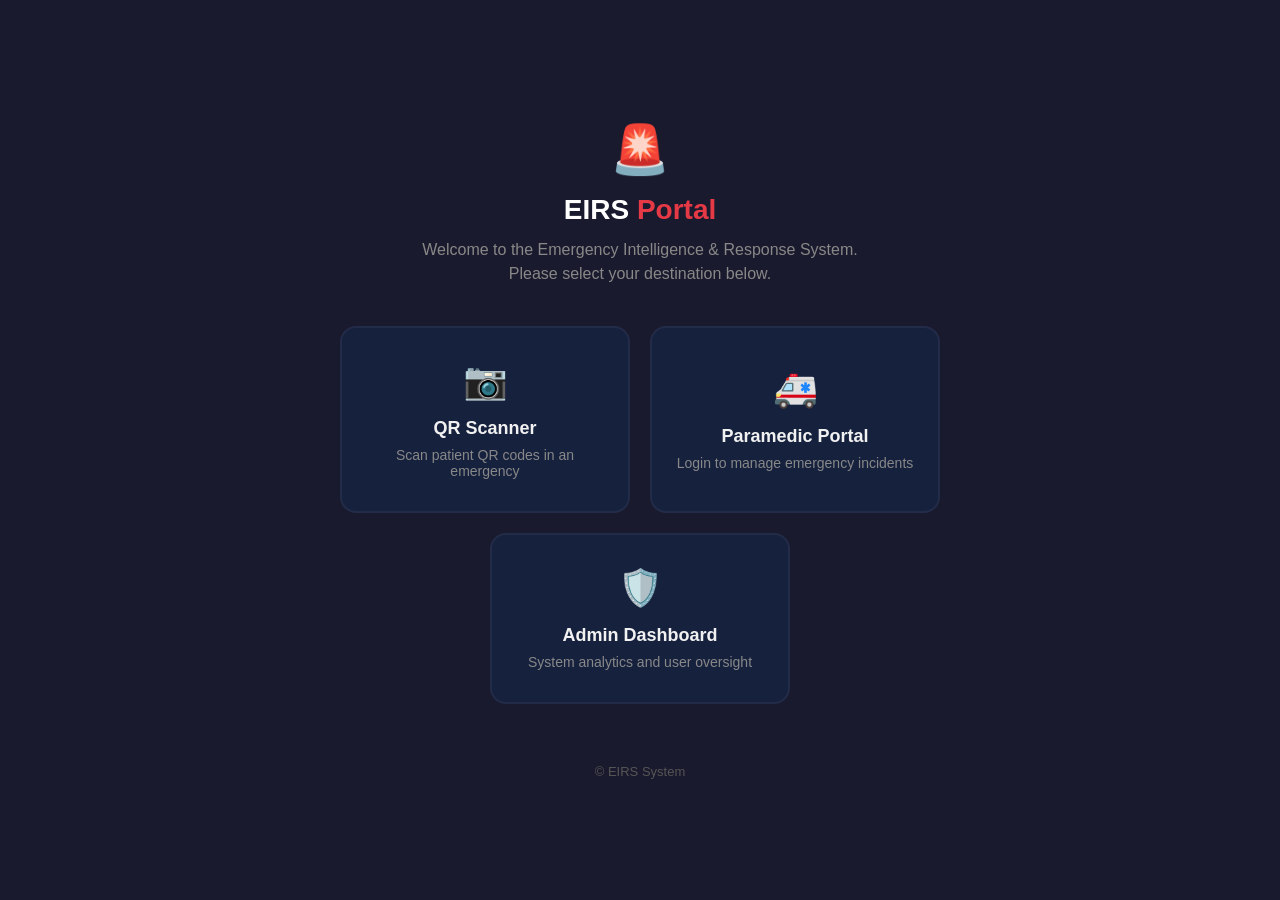
<file: web/portal/index.html>
<!DOCTYPE html>
<html lang="en">
<head>
    <meta charset="UTF-8">
    <meta name="viewport" content="width=device-width, initial-scale=1.0">
    <title>EIRS - Emergency Intelligence & Response System</title>
    <style>
        * {
            margin: 0;
            padding: 0;
            box-sizing: border-box;
        }

        body {
            font-family: -apple-system, BlinkMacSystemFont, 'Segoe UI', Roboto, sans-serif;
            min-height: 100vh;
            background: #1a1a2e;
            color: #fff;
            display: flex;
            flex-direction: column;
            align-items: center;
            justify-content: center;
            padding: 24px;
        }

        .container {
            max-width: 600px;
            width: 100%;
            text-align: center;
        }

        .logo-icon {
            font-size: 48px;
            margin-bottom: 16px;
            display: inline-block;
            animation: pulse-logo 2s infinite ease-in-out;
        }

        @keyframes pulse-logo {
            0%, 100% { transform: scale(1); }
            50% { transform: scale(1.05); }
        }

        h1 {
            font-size: 28px;
            margin-bottom: 12px;
            color: #fff;
        }

        h1 span {
            color: #e63946;
        }

        p {
            color: #888;
            font-size: 16px;
            margin-bottom: 40px;
            line-height: 1.5;
        }

        .btn-grid {
            display: grid;
            grid-template-columns: 1fr;
            gap: 20px;
        }

        @media (min-width: 480px) {
            .btn-grid {
                grid-template-columns: 1fr 1fr;
            }
        }

        .card-btn {
            display: flex;
            flex-direction: column;
            align-items: center;
            justify-content: center;
            padding: 32px 24px;
            background: #16213e;
            border-radius: 16px;
            text-decoration: none;
            color: #fff;
            border: 2px solid rgba(255, 255, 255, 0.05);
            transition: all 0.3s cubic-bezier(0.25, 0.8, 0.25, 1);
            position: relative;
            overflow: hidden;
        }

        .card-btn::before {
            content: '';
            position: absolute;
            top: 0;
            left: 0;
            right: 0;
            height: 4px;
            background: transparent;
            transition: background 0.3s ease;
        }

        .card-btn:hover {
            transform: translateY(-6px);
            box-shadow: 0 12px 24px rgba(0, 0, 0, 0.3);
            background: #1f2d50;
            border-color: rgba(255, 255, 255, 0.1);
        }

        .card-btn.scanner:hover::before { background: #e63946; }
        .card-btn.paramedic:hover::before { background: #4361ee; }
        .card-btn.admin:hover::before { background: #2ec486; }

        .icon {
            font-size: 36px;
            margin-bottom: 16px;
            display: block;
        }

        .title {
            font-size: 18px;
            font-weight: 600;
            margin-bottom: 8px;
            display: block;
            color: #f1f1f1;
        }

        .desc {
            font-size: 14px;
            color: #888;
            display: block;
        }

        .footer {
            margin-top: 60px;
            font-size: 13px;
            color: #555;
        }
    </style>
</head>
<body>
    <div class="container">
        <div class="logo-icon">🚨</div>
        <h1>EIRS <span>Portal</span></h1>
        <p>Welcome to the Emergency Intelligence & Response System.<br>Please select your destination below.</p>

        <div class="btn-grid">
            <a href="scanner.html" class="card-btn scanner">
                <span class="icon">📷</span>
                <span class="title">QR Scanner</span>
                <span class="desc">Scan patient QR codes in an emergency</span>
            </a>
            
            <a href="login.html" class="card-btn paramedic">
                <span class="icon">🚑</span>
                <span class="title">Paramedic Portal</span>
                <span class="desc">Login to manage emergency incidents</span>
            </a>
            
            <a href="admin_login.html" class="card-btn admin" style="grid-column: 1 / -1; max-width: 300px; margin: 0 auto; width: 100%;">
                <span class="icon">🛡️</span>
                <span class="title">Admin Dashboard</span>
                <span class="desc">System analytics and user oversight</span>
            </a>
        </div>

        <div class="footer">
            &copy; EIRS System
        </div>
    </div>
</body>
</html>
</file>
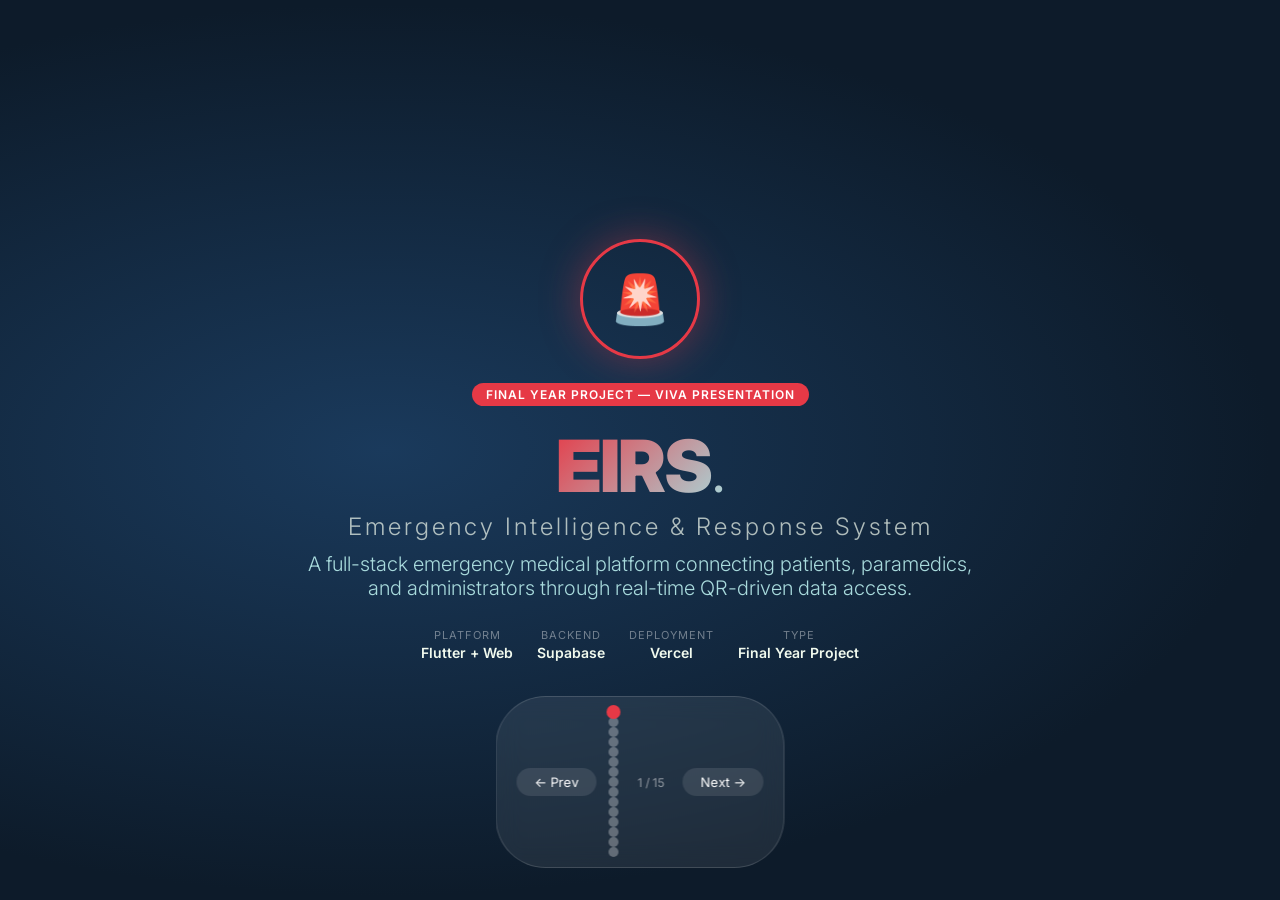
<file: presentation.html>
<!DOCTYPE html>
<html lang="en">
<head>
<meta charset="UTF-8"/>
<meta name="viewport" content="width=device-width,initial-scale=1.0"/>
<title>EIRS — Final Year Project Viva</title>
<link href="https://fonts.googleapis.com/css2?family=Inter:wght@300;400;500;600;700;800;900&display=swap" rel="stylesheet"/>
<style>
*{margin:0;padding:0;box-sizing:border-box}
:root{
  --red:#E63946;--blue:#1D3557;--accent:#457B9D;--light:#A8DADC;--white:#F1FAEE;
  --dark:#0D1B2A;--grad:linear-gradient(135deg,#0D1B2A 0%,#1D3557 60%,#457B9D 100%);
}
body{font-family:'Inter',sans-serif;background:#0D1B2A;color:#F1FAEE;overflow:hidden;user-select:none}
.deck{width:100vw;height:100vh;position:relative}
.slide{position:absolute;inset:0;display:flex;flex-direction:column;justify-content:center;align-items:center;padding:60px;opacity:0;transform:translateX(80px);transition:all .5s cubic-bezier(.4,0,.2,1);pointer-events:none;background:var(--grad)}
.slide.active{opacity:1;transform:translateX(0);pointer-events:all}
.slide.prev{opacity:0;transform:translateX(-80px)}

/* NAV */
.nav-bar{position:fixed;bottom:32px;left:50%;transform:translateX(-50%);display:flex;gap:12px;z-index:100;align-items:center;background:rgba(255,255,255,.08);padding:10px 20px;border-radius:50px;backdrop-filter:blur(12px);border:1px solid rgba(255,255,255,.15)}
.nav-dot{width:10px;height:10px;border-radius:50%;background:rgba(255,255,255,.3);cursor:pointer;transition:all .3s}
.nav-dot.active{background:var(--red);transform:scale(1.4)}
.nav-btn{background:rgba(255,255,255,.1);border:none;color:#fff;padding:6px 18px;border-radius:30px;cursor:pointer;font-family:'Inter',sans-serif;font-size:13px;transition:all .3s}
.nav-btn:hover{background:var(--red)}
.slide-counter{color:rgba(255,255,255,.5);font-size:12px;min-width:40px;text-align:center}

/* COMMON */
.tag{display:inline-block;background:var(--red);color:#fff;padding:4px 14px;border-radius:20px;font-size:12px;font-weight:600;letter-spacing:1px;text-transform:uppercase;margin-bottom:16px}
.title{font-size:clamp(28px,4vw,52px);font-weight:800;line-height:1.15;text-align:center}
.subtitle{font-size:clamp(14px,1.8vw,20px);color:var(--light);text-align:center;margin-top:12px;font-weight:300;max-width:700px}
.section-title{font-size:clamp(22px,3vw,38px);font-weight:800;text-align:center;margin-bottom:8px}
.divider{width:60px;height:4px;background:var(--red);border-radius:2px;margin:12px auto 28px}

/* CARDS */
.card-grid{display:grid;gap:16px;width:100%;max-width:1000px}
.card{background:rgba(255,255,255,.07);border:1px solid rgba(255,255,255,.12);border-radius:14px;padding:20px 24px;backdrop-filter:blur(8px)}
.card h3{font-size:16px;font-weight:700;color:var(--light);margin-bottom:6px}
.card p{font-size:13px;color:rgba(255,255,255,.7);line-height:1.6}
.card .icon{font-size:28px;margin-bottom:10px}

/* TABLE */
.tbl{width:100%;border-collapse:collapse;font-size:13px;max-width:900px}
.tbl th{background:rgba(230,57,70,.2);color:var(--light);font-weight:600;padding:10px 14px;text-align:left;border-bottom:2px solid var(--red)}
.tbl td{padding:9px 14px;border-bottom:1px solid rgba(255,255,255,.08);color:rgba(255,255,255,.85)}
.tbl tr:hover td{background:rgba(255,255,255,.04)}

/* BADGE */
.badge{display:inline-block;padding:3px 10px;border-radius:20px;font-size:11px;font-weight:600}
.badge-red{background:rgba(230,57,70,.25);color:#ff8c96;border:1px solid rgba(230,57,70,.4)}
.badge-blue{background:rgba(69,123,157,.3);color:#9ad5f5;border:1px solid rgba(69,123,157,.4)}
.badge-green{background:rgba(42,157,143,.3);color:#7fdfd6;border:1px solid rgba(42,157,143,.4)}

/* FLOWCHART */
.flow{display:flex;align-items:center;gap:8px;flex-wrap:wrap;justify-content:center;margin-top:8px}
.fbox{background:rgba(255,255,255,.1);border:1px solid rgba(255,255,255,.2);border-radius:10px;padding:10px 16px;font-size:13px;font-weight:600;text-align:center;min-width:120px}
.fbox.red{background:rgba(230,57,70,.25);border-color:var(--red);color:#ff9da3}
.fbox.blue{background:rgba(29,53,87,.6);border-color:var(--accent)}
.fbox.teal{background:rgba(42,157,143,.25);border-color:#2a9d8f;color:#7fdfd6}
.arrow{color:var(--light);font-size:20px;font-weight:700}

/* STACK ROW */
.stack-row{display:flex;flex-wrap:wrap;gap:12px;justify-content:center;max-width:900px}
.stack-item{background:rgba(255,255,255,.08);border:1px solid rgba(255,255,255,.15);border-radius:10px;padding:12px 20px;font-size:13px;font-weight:500;display:flex;align-items:center;gap:8px}

/* ARCH DIAGRAM */
.arch{display:flex;flex-direction:column;align-items:center;gap:0;width:100%;max-width:750px}
.arch-box{width:100%;background:rgba(255,255,255,.07);border:1px solid rgba(255,255,255,.15);border-radius:12px;padding:14px 24px;text-align:center}
.arch-box .label{font-size:11px;text-transform:uppercase;letter-spacing:1px;color:var(--light);margin-bottom:4px;font-weight:600}
.arch-box .items{font-size:13px;color:rgba(255,255,255,.75)}
.arch-arrow{font-size:24px;color:var(--accent);margin:4px 0}
.arch-box.red{border-color:var(--red);background:rgba(230,57,70,.12)}
.arch-box.blue{border-color:var(--accent);background:rgba(69,123,157,.15)}
.arch-box.teal{border-color:#2a9d8f;background:rgba(42,157,143,.12)}

/* KPI ROW */
.kpi-row{display:flex;gap:16px;flex-wrap:wrap;justify-content:center;max-width:900px}
.kpi{background:rgba(255,255,255,.07);border:1px solid rgba(255,255,255,.12);border-radius:14px;padding:20px 28px;text-align:center;min-width:130px}
.kpi .num{font-size:32px;font-weight:800;color:var(--light)}
.kpi .lbl{font-size:12px;color:rgba(255,255,255,.6);margin-top:4px;font-weight:500}

/* SLIDE 1 – TITLE */
#s1{background:radial-gradient(ellipse at 30% 50%,#1a3a5c 0%,#0D1B2A 70%)}
#s1 .logo{font-size:72px;font-weight:900;letter-spacing:-2px;background:linear-gradient(135deg,#E63946,#A8DADC);-webkit-background-clip:text;-webkit-text-fill-color:transparent;margin-bottom:8px}
#s1 .logo span{font-weight:300}
#s1 .emergency-ring{width:120px;height:120px;border-radius:50%;border:3px solid var(--red);display:flex;align-items:center;justify-content:center;font-size:48px;margin-bottom:24px;box-shadow:0 0 40px rgba(230,57,70,.4);animation:pulse 2s infinite}
@keyframes pulse{0%,100%{box-shadow:0 0 40px rgba(230,57,70,.4)}50%{box-shadow:0 0 70px rgba(230,57,70,.7)}}
#s1 .meta{display:flex;gap:24px;margin-top:28px}
#s1 .meta-item{text-align:center}
#s1 .meta-item .label{font-size:11px;color:rgba(255,255,255,.4);text-transform:uppercase;letter-spacing:1px}
#s1 .meta-item .val{font-size:14px;font-weight:600;margin-top:2px}

/* SLIDE SPECIFIC OVERRIDES */
#s6 .two-col{display:grid;grid-template-columns:1fr 1fr;gap:20px;width:100%;max-width:900px}

/* DB TABLE */
.db-schema{display:grid;grid-template-columns:repeat(3,1fr);gap:12px;width:100%;max-width:900px}
.db-card{background:rgba(255,255,255,.06);border:1px solid rgba(255,255,255,.12);border-radius:10px;padding:14px}
.db-card .tb-name{font-size:13px;font-weight:700;color:var(--light);margin-bottom:8px;display:flex;align-items:center;gap:6px}
.db-card .col{font-size:11px;color:rgba(255,255,255,.6);padding:2px 0;border-bottom:1px solid rgba(255,255,255,.05)}

/* ROLE DIAGRAM */
.role-row{display:flex;gap:20px;align-items:flex-start;justify-content:center;width:100%;max-width:900px}
.role-card{flex:1;background:rgba(255,255,255,.06);border-radius:12px;padding:18px;border:1px solid rgba(255,255,255,.12);text-align:center}
.role-card .role-icon{font-size:36px;margin-bottom:8px}
.role-card h3{font-size:14px;font-weight:700;color:var(--light);margin-bottom:6px}
.role-card p{font-size:12px;color:rgba(255,255,255,.6);line-height:1.6}

/* SECURITY */
.sec-list{list-style:none;display:flex;flex-direction:column;gap:10px;max-width:700px;width:100%}
.sec-list li{display:flex;align-items:flex-start;gap:12px;background:rgba(255,255,255,.05);border-radius:10px;padding:12px 16px;border:1px solid rgba(255,255,255,.1)}
.sec-list li .ico{font-size:20px;flex-shrink:0;margin-top:2px}
.sec-list li .txt h4{font-size:14px;font-weight:600;margin-bottom:2px}
.sec-list li .txt p{font-size:12px;color:rgba(255,255,255,.6)}

/* FUTURE */
.future-grid{display:grid;grid-template-columns:1fr 1fr;gap:14px;max-width:800px;width:100%}
.future-item{background:rgba(255,255,255,.06);border-radius:12px;padding:16px;border-left:3px solid var(--red)}
.future-item h4{font-size:14px;font-weight:700;margin-bottom:4px;color:var(--light)}
.future-item p{font-size:12px;color:rgba(255,255,255,.6);line-height:1.5}

/* THANK YOU */
#s15 .big{font-size:clamp(48px,8vw,96px);font-weight:900;background:linear-gradient(135deg,#E63946,#A8DADC);-webkit-background-clip:text;-webkit-text-fill-color:transparent;line-height:1}
#s15 .contact-row{display:flex;gap:20px;margin-top:28px;flex-wrap:wrap;justify-content:center}
#s15 .contact-item{background:rgba(255,255,255,.08);border:1px solid rgba(255,255,255,.15);border-radius:10px;padding:12px 20px;font-size:13px}

/* SCROLLABLE */
.scroll-inner{overflow-y:auto;width:100%;display:flex;flex-direction:column;align-items:center;max-height:calc(100vh - 160px)}
.scroll-inner::-webkit-scrollbar{width:4px}
.scroll-inner::-webkit-scrollbar-thumb{background:rgba(255,255,255,.15);border-radius:2px}
</style>
</head>
<body>
<div class="deck" id="deck">

<!-- SLIDE 1: TITLE -->
<div class="slide active" id="s1">
  <div class="emergency-ring">🚨</div>
  <div class="tag">Final Year Project — Viva Presentation</div>
  <div class="logo">EIRS<span>.</span></div>
  <div class="title" style="font-size:clamp(16px,2vw,24px);margin-top:-4px;letter-spacing:3px;font-weight:300;opacity:.7">Emergency Intelligence &amp; Response System</div>
  <div class="subtitle">A full-stack emergency medical platform connecting patients, paramedics, and administrators through real-time QR-driven data access.</div>
  <div class="meta">
    <div class="meta-item"><div class="label">Platform</div><div class="val">Flutter + Web</div></div>
    <div class="meta-item"><div class="label">Backend</div><div class="val">Supabase</div></div>
    <div class="meta-item"><div class="label">Deployment</div><div class="val">Vercel</div></div>
    <div class="meta-item"><div class="label">Type</div><div class="val">Final Year Project</div></div>
  </div>
</div>

<!-- SLIDE 2: PROBLEM STATEMENT -->
<div class="slide" id="s2">
  <div class="tag">Problem Statement</div>
  <div class="section-title">The Emergency Data Gap</div>
  <div class="divider"></div>
  <div class="card-grid" style="grid-template-columns:repeat(2,1fr);max-width:860px">
    <div class="card"><div class="icon">⏱️</div><h3>Critical Golden Hour</h3><p>First responders often lack patient medical history during the crucial first minutes of an emergency, leading to uninformed treatment decisions.</p></div>
    <div class="card"><div class="icon">🗂️</div><h3>No Portable Medical Records</h3><p>Patients carry no standardised, instantly accessible record of allergies, medications, or blood type that a paramedic can read on-site.</p></div>
    <div class="card"><div class="icon">📡</div><h3>No Real-time Dispatch Insight</h3><p>Administrators have no live visibility into incident density, response time trends, or high-risk geographic areas.</p></div>
    <div class="card"><div class="icon">📋</div><h3>Manual Incident Logging</h3><p>Paper-based or phone-call incident reporting leads to data loss, delays, and zero analytics capability for future planning.</p></div>
  </div>
</div>

<!-- SLIDE 3: PROPOSED SOLUTION -->
<div class="slide" id="s3">
  <div class="tag">Proposed Solution</div>
  <div class="section-title">EIRS — How It Solves the Problem</div>
  <div class="divider"></div>
  <div class="flow">
    <div class="fbox red">Patient Registers<br/><small style="font-weight:400;opacity:.7">on Flutter app</small></div>
    <div class="arrow">→</div>
    <div class="fbox blue">Fills Medical<br/>Profile</div>
    <div class="arrow">→</div>
    <div class="fbox teal">Receives Encrypted<br/>QR Code</div>
  </div>
  <div class="arrow" style="transform:rotate(90deg);margin:6px 0">→</div>
  <div class="flow">
    <div class="fbox teal">Emergency Occurs<br/><small style="font-weight:400;opacity:.7">QR is scanned</small></div>
    <div class="arrow">→</div>
    <div class="fbox blue">Web Portal Displays<br/>Patient Data</div>
    <div class="arrow">→</div>
    <div class="fbox red">Incident Logged<br/>+ SMS Alert Sent</div>
  </div>
  <div class="arrow" style="transform:rotate(90deg);margin:6px 0">→</div>
  <div class="flow">
    <div class="fbox blue">Paramedic Files<br/>Incident Report</div>
    <div class="arrow">→</div>
    <div class="fbox teal">Admin Reviews<br/>Analytics Dashboard</div>
  </div>
</div>

<!-- SLIDE 4: SYSTEM ARCHITECTURE -->
<div class="slide" id="s4">
  <div class="tag">Architecture</div>
  <div class="section-title">System Architecture Overview</div>
  <div class="divider"></div>
  <div class="arch">
    <div class="arch-box red">
      <div class="label">📱 Flutter App (Patient Layer)</div>
      <div class="items">Auth &nbsp;|&nbsp; Medical Profile &nbsp;|&nbsp; QR Generator &nbsp;|&nbsp; SOS &amp; SMS &nbsp;|&nbsp; Account</div>
    </div>
    <div class="arch-arrow">⬇ Supabase Flutter SDK</div>
    <div class="arch-box blue">
      <div class="label">☁️ Supabase Backend</div>
      <div class="items">PostgreSQL DB &nbsp;|&nbsp; Row Level Security &nbsp;|&nbsp; Auth &nbsp;|&nbsp; DB Triggers &nbsp;|&nbsp; REST API</div>
    </div>
    <div class="arch-arrow">⬇ Supabase JS CDN</div>
    <div class="arch-box teal">
      <div class="label">🌐 Web Portal (Vercel)</div>
      <div class="items">Emergency Page &nbsp;|&nbsp; Paramedic Dashboard &nbsp;|&nbsp; Web QR Scanner &nbsp;|&nbsp; Admin Intelligence Dashboard</div>
    </div>
  </div>
</div>

<!-- SLIDE 5: TECH STACK -->
<div class="slide" id="s5">
  <div class="tag">Technology Stack</div>
  <div class="section-title">Tools &amp; Technologies Used</div>
  <div class="divider"></div>
  <table class="tbl" style="max-width:820px">
    <thead><tr><th>Layer</th><th>Technology</th><th>Purpose</th></tr></thead>
    <tbody>
      <tr><td>Mobile App</td><td><span class="badge badge-blue">Flutter / Dart</span></td><td>Cross-platform patient application</td></tr>
      <tr><td>State Management</td><td><span class="badge badge-blue">Provider</span></td><td>Reactive UI state across screens</td></tr>
      <tr><td>Backend / Database</td><td><span class="badge badge-red">Supabase</span></td><td>Auth, PostgreSQL, RLS, triggers</td></tr>
      <tr><td>Web Portal</td><td><span class="badge badge-blue">HTML / CSS / Vanilla JS</span></td><td>Emergency, paramedic &amp; admin pages</td></tr>
      <tr><td>Charts</td><td><span class="badge badge-green">Chart.js</span></td><td>KPI &amp; analytics visualisations</td></tr>
      <tr><td>Maps</td><td><span class="badge badge-green">Leaflet.js + HeatLayer</span></td><td>Incident geolocation &amp; heatmap</td></tr>
      <tr><td>QR Generation</td><td><span class="badge badge-blue">qr_flutter + pdf</span></td><td>Encrypted QR card generation</td></tr>
      <tr><td>Location</td><td><span class="badge badge-blue">geolocator + geocoding</span></td><td>GPS capture &amp; reverse geocode</td></tr>
      <tr><td>Hosting</td><td><span class="badge badge-green">Vercel</span></td><td>Auto-deploy static web portal</td></tr>
    </tbody>
  </table>
</div>

<!-- SLIDE 6: FLUTTER APP FEATURES -->
<div class="slide" id="s6">
  <div class="tag">Mobile Application</div>
  <div class="section-title">Flutter Patient App — Features</div>
  <div class="divider"></div>
  <div class="two-col">
    <div class="card"><div class="icon">🔐</div><h3>Authentication</h3><p>Email/password register &amp; login via Supabase Auth. Secure token storage using flutter_secure_storage.</p></div>
    <div class="card"><div class="icon">🩺</div><h3>Medical Profile</h3><p>Blood group, allergies, medications, conditions, notes, and two emergency contacts stored in Postgres.</p></div>
    <div class="card"><div class="icon">📲</div><h3>QR Code Generation</h3><p>Encrypted, time-limited token embedded in a downloadable PDF QR card — shareable instantly.</p></div>
    <div class="card"><div class="icon">🚨</div><h3>Emergency SOS</h3><p>One-tap GPS capture → reverse geocode → SMS to contacts → incident logged to database.</p></div>
    <div class="card"><div class="icon">👤</div><h3>Account Management</h3><p>Emoji avatar picker, display name editing, password reset, and secure logout.</p></div>
    <div class="card"><div class="icon">🎨</div><h3>Theme Support</h3><p>Light &amp; dark mode using MaterialApp theming with custom colour tokens via app_theme.dart.</p></div>
  </div>
</div>

<!-- SLIDE 7: WEB PORTAL -->
<div class="slide" id="s7">
  <div class="tag">Web Portal</div>
  <div class="section-title">Web Portal — 6 Pages</div>
  <div class="divider"></div>
  <table class="tbl">
    <thead><tr><th>Page</th><th>Access</th><th>Description</th></tr></thead>
    <tbody>
      <tr><td>emergency.html</td><td><span class="badge badge-green">Public</span></td><td>Displays patient medical data when QR is scanned — no login needed</td></tr>
      <tr><td>scanner.html</td><td><span class="badge badge-green">Public</span></td><td>Web-based QR scanner to read patient QR codes from camera</td></tr>
      <tr><td>login.html</td><td><span class="badge badge-blue">Paramedic</span></td><td>Role-gated login — only paramedic role can access</td></tr>
      <tr><td>dashboard.html</td><td><span class="badge badge-blue">Paramedic</span></td><td>View and complete active incident reports with full patient info</td></tr>
      <tr><td>admin_login.html</td><td><span class="badge badge-red">Admin</span></td><td>Admin-only authentication page</td></tr>
      <tr><td>admin.html</td><td><span class="badge badge-red">Admin</span></td><td>Full intelligence dashboard with KPIs, maps, charts, user management</td></tr>
    </tbody>
  </table>
</div>

<!-- SLIDE 8: QR FLOW -->
<div class="slide" id="s8">
  <div class="tag">Core Feature</div>
  <div class="section-title">QR Code Emergency Flow</div>
  <div class="divider"></div>
  <div class="flow" style="flex-direction:column;gap:6px">
    <div style="display:flex;align-items:center;gap:10px">
      <div class="fbox blue" style="min-width:200px">1. Patient generates QR<br/><small style="opacity:.7;font-weight:400">Encrypted token stored in DB</small></div>
      <div style="font-size:12px;color:rgba(255,255,255,.5);max-width:220px">Token = AES-encrypted patient_id + expiry timestamp</div>
    </div>
    <div class="arrow" style="transform:rotate(90deg)">→</div>
    <div style="display:flex;align-items:center;gap:10px">
      <div class="fbox red" style="min-width:200px">2. Emergency occurs<br/><small style="opacity:.7;font-weight:400">First responder scans QR</small></div>
      <div style="font-size:12px;color:rgba(255,255,255,.5);max-width:220px">Opens emergency.html?token=xxx in any browser — no app install</div>
    </div>
    <div class="arrow" style="transform:rotate(90deg)">→</div>
    <div style="display:flex;align-items:center;gap:10px">
      <div class="fbox teal" style="min-width:200px">3. Token validated<br/><small style="opacity:.7;font-weight:400">emergency_tokens table checked</small></div>
      <div style="font-size:12px;color:rgba(255,255,255,.5);max-width:220px">Checks token exists &amp; not expired → fetches patient profile via Supabase JS</div>
    </div>
    <div class="arrow" style="transform:rotate(90deg)">→</div>
    <div style="display:flex;align-items:center;gap:10px">
      <div class="fbox blue" style="min-width:200px">4. Medical data shown<br/><small style="opacity:.7;font-weight:400">Incident logged with GPS</small></div>
      <div style="font-size:12px;color:rgba(255,255,255,.5);max-width:220px">Blood group, allergies, medications, emergency contacts displayed instantly</div>
    </div>
  </div>
</div>

<!-- SLIDE 9: DATABASE SCHEMA -->
<div class="slide" id="s9">
  <div class="tag">Database</div>
  <div class="section-title">Database Schema — Supabase PostgreSQL</div>
  <div class="divider"></div>
  <div class="db-schema">
    <div class="db-card">
      <div class="tb-name">📋 profiles</div>
      <div class="col">user_id (FK)</div>
      <div class="col">full_name</div>
      <div class="col">blood_group</div>
      <div class="col">allergies</div>
      <div class="col">medications</div>
      <div class="col">medical_conditions</div>
      <div class="col">emergency_contact × 2</div>
      <div class="col">city, avatar_index</div>
    </div>
    <div class="db-card">
      <div class="tb-name">🚨 incidents</div>
      <div class="col">patient_id (FK)</div>
      <div class="col">scan_time</div>
      <div class="col">completed_time</div>
      <div class="col">latitude / longitude</div>
      <div class="col">incident_type</div>
      <div class="col">severity (1–5)</div>
      <div class="col">status</div>
      <div class="col">city</div>
    </div>
    <div class="db-card">
      <div class="tb-name">🔑 emergency_tokens</div>
      <div class="col">patient_id (FK)</div>
      <div class="col">token (encrypted)</div>
      <div class="col">expires_at</div>
    </div>
    <div class="db-card">
      <div class="tb-name">👥 user_roles</div>
      <div class="col">user_id (FK)</div>
      <div class="col">role</div>
      <div class="col" style="opacity:.5">patient / paramedic / admin</div>
      <div class="col" style="opacity:.5">Auto-assigned via trigger</div>
    </div>
    <div class="db-card">
      <div class="tb-name">🛡️ admin_users</div>
      <div class="col">user_id (FK)</div>
      <div class="col">name</div>
      <div class="col">email</div>
    </div>
    <div class="db-card" style="display:flex;flex-direction:column;justify-content:center;align-items:center;text-align:center;gap:8px">
      <div style="font-size:28px">🔒</div>
      <div style="font-size:13px;font-weight:600;color:var(--light)">Row Level Security</div>
      <div style="font-size:12px;color:rgba(255,255,255,.6)">Every table protected by RLS policies — users can only read/write their own data</div>
    </div>
  </div>
</div>

<!-- SLIDE 10: ROLE SYSTEM -->
<div class="slide" id="s10">
  <div class="tag">Access Control</div>
  <div class="section-title">Role-Based Access System</div>
  <div class="divider"></div>
  <div class="role-row">
    <div class="role-card">
      <div class="role-icon">👤</div>
      <h3>Patient</h3>
      <p>Auto-assigned on signup via DB trigger. Access to Flutter app only. Can manage medical profile, generate QR, and trigger SOS.</p>
    </div>
    <div class="role-card" style="border-color:var(--accent)">
      <div class="role-icon">🚑</div>
      <h3>Paramedic</h3>
      <p>Manually promoted by admin. Can login to web portal, view incident list, access patient data, and file completion reports.</p>
    </div>
    <div class="role-card" style="border-color:var(--red)">
      <div class="role-icon">🛡️</div>
      <h3>Admin</h3>
      <p>Highest privilege. Access to full analytics, heatmaps, risk scoring, trend charts, and user role management.</p>
    </div>
  </div>
  <div style="margin-top:24px;width:100%;max-width:700px">
    <div class="flow">
      <div class="fbox blue" style="font-size:12px">User Signs Up</div>
      <div class="arrow">→</div>
      <div class="fbox teal" style="font-size:12px">DB Trigger Fires</div>
      <div class="arrow">→</div>
      <div class="fbox blue" style="font-size:12px">user_roles<br/>role = 'patient'</div>
      <div class="arrow">→</div>
      <div class="fbox red" style="font-size:12px">Admin can<br/>promote via SQL<br/>or Dashboard</div>
    </div>
  </div>
</div>

<!-- SLIDE 11: ADMIN DASHBOARD -->
<div class="slide" id="s11">
  <div class="tag">Admin Intelligence</div>
  <div class="section-title">Admin Dashboard Modules</div>
  <div class="divider"></div>
  <div class="card-grid" style="grid-template-columns:repeat(3,1fr);max-width:900px">
    <div class="card"><div class="icon">📊</div><h3>KPI Cards</h3><p>Total patients, incidents, pending/completed counts, avg severity, avg handling time.</p></div>
    <div class="card"><div class="icon">⚠️</div><h3>City Risk Scores</h3><p>Risk = (Frequency×0.5) + (AvgSeverity×0.3) + (7-Day Growth×0.2) per city.</p></div>
    <div class="card"><div class="icon">🕐</div><h3>Peak Hours</h3><p>Bar chart of incidents grouped by hour (0–23) to identify high-demand time windows.</p></div>
    <div class="card"><div class="icon">📈</div><h3>Growth Trend</h3><p>Last 7 days vs previous 7 days incident count with % change indicator.</p></div>
    <div class="card"><div class="icon">⏱️</div><h3>Handling Time</h3><p>Per-city avg response, fastest/slowest city, and 14-day trend line chart.</p></div>
    <div class="card"><div class="icon">🗺️</div><h3>Live Map</h3><p>Leaflet.js map with marker clustering and heatmap toggle for incident density visualisation.</p></div>
  </div>
</div>

<!-- SLIDE 12: SECURITY -->
<div class="slide" id="s12">
  <div class="tag">Security</div>
  <div class="section-title">Security Architecture</div>
  <div class="divider"></div>
  <ul class="sec-list">
    <li><div class="ico">🔒</div><div class="txt"><h4>Row Level Security (RLS)</h4><p>Every Supabase table enforces RLS. Patients can only read/write their own profile. Paramedics can only read incidents assigned to them.</p></div></li>
    <li><div class="ico">🔑</div><div class="txt"><h4>Encrypted QR Tokens</h4><p>QR codes embed an AES-encrypted patient ID with a time-limited expiry stored in emergency_tokens. Expired tokens are rejected.</p></div></li>
    <li><div class="ico">🛡️</div><div class="txt"><h4>Role-Gated Web Portal</h4><p>login.html and admin_login.html verify user role from user_roles table before granting access. Wrong role → access denied.</p></div></li>
    <li><div class="ico">💾</div><div class="txt"><h4>Secure Token Storage</h4><p>Auth tokens in the Flutter app are stored using flutter_secure_storage (Keychain on iOS, EncryptedSharedPreferences on Android).</p></div></li>
  </ul>
</div>

<!-- SLIDE 13: SOS FLOW -->
<div class="slide" id="s13">
  <div class="tag">Emergency SOS</div>
  <div class="section-title">Emergency SOS — Trigger Flow</div>
  <div class="divider"></div>
  <div class="flow" style="flex-direction:column;gap:8px;width:100%;max-width:680px">
    <div class="fbox red" style="width:100%;min-width:unset">Patient taps SOS button in Flutter app</div>
    <div class="arrow" style="transform:rotate(90deg)">→</div>
    <div class="fbox blue" style="width:100%;min-width:unset">📍 GPS coordinates captured via geolocator</div>
    <div class="arrow" style="transform:rotate(90deg)">→</div>
    <div class="fbox blue" style="width:100%;min-width:unset">🏙️ Coordinates reverse-geocoded to city/address via geocoding package</div>
    <div class="arrow" style="transform:rotate(90deg)">→</div>
    <div class="fbox red" style="width:100%;min-width:unset">📲 SMS sent to both emergency contacts with location link</div>
    <div class="arrow" style="transform:rotate(90deg)">→</div>
    <div class="fbox teal" style="width:100%;min-width:unset">📋 Incident record created in Supabase with GPS, time, and patient ID</div>
    <div class="arrow" style="transform:rotate(90deg)">→</div>
    <div class="fbox blue" style="width:100%;min-width:unset">📊 Incident appears in paramedic dashboard + admin analytics</div>
  </div>
</div>

<!-- SLIDE 14: FUTURE SCOPE -->
<div class="slide" id="s14">
  <div class="tag">Future Scope</div>
  <div class="section-title">Planned Enhancements</div>
  <div class="divider"></div>
  <div class="future-grid">
    <div class="future-item"><h4>🤖 AI Triage Assistant</h4><p>Integrate an LLM to analyse patient history and suggest initial treatment steps to paramedics on the emergency page.</p></div>
    <div class="future-item"><h4>📱 Paramedic Mobile App</h4><p>Dedicated Flutter app for paramedics with offline support, push notifications for new incidents, and route mapping.</p></div>
    <div class="future-item"><h4>🏥 Hospital Integration</h4><p>API bridge to hospital systems for automatic bed reservation and pre-arrival patient data transfer to ER teams.</p></div>
    <div class="future-item"><h4>🧠 Predictive Analytics</h4><p>ML model trained on historical incident data to predict high-risk time windows and geographic hotspots.</p></div>
    <div class="future-item"><h4>🔔 Push Notifications</h4><p>Real-time Firebase push alerts to paramedics when a new incident is logged in their city or zone.</p></div>
    <div class="future-item"><h4>🌍 Multi-language Support</h4><p>Localisation of the emergency page and Flutter app for regional languages to improve accessibility.</p></div>
  </div>
</div>

<!-- SLIDE 15: THANK YOU -->
<div class="slide" id="s15">
  <div class="tag">End of Presentation</div>
  <div class="big">Thank You</div>
  <div class="subtitle" style="margin-top:16px;font-size:18px">EIRS — Emergency Intelligence &amp; Response System</div>
  <div style="margin-top:24px;display:flex;flex-direction:column;align-items:center;gap:24px">
    <div class="kpi-row">
      <div class="kpi"><div class="num">3</div><div class="lbl">User Roles</div></div>
      <div class="kpi"><div class="num">5</div><div class="lbl">DB Tables</div></div>
      <div class="kpi"><div class="num">6</div><div class="lbl">Web Pages</div></div>
      <div class="kpi"><div class="num">9</div><div class="lbl">Tech Layers</div></div>
    </div>
    <div style="font-size:15px;color:rgba(255,255,255,.5);text-align:center;max-width:600px;line-height:1.8">
      Built with <strong style="color:#ff9da3">Flutter</strong> · <strong style="color:#9ad5f5">Supabase</strong> · <strong style="color:#7fdfd6">Chart.js</strong> · <strong style="color:#a8dadc">Leaflet.js</strong> · Deployed on <strong style="color:#ff9da3">Vercel</strong>
    </div>
    <div style="font-size:13px;color:var(--red);letter-spacing:2px;text-transform:uppercase">Open for Questions</div>
  </div>
</div>

</div><!-- /deck -->

<!-- NAV -->
<div class="nav-bar">
  <button class="nav-btn" id="prevBtn" onclick="go(-1)">← Prev</button>
  <div id="dots"></div>
  <span class="slide-counter" id="counter">1 / 15</span>
  <button class="nav-btn" id="nextBtn" onclick="go(1)">Next →</button>
</div>

<script>
const slides=document.querySelectorAll('.slide');
const total=slides.length;
let cur=0;
const dotsEl=document.getElementById('dots');
const counter=document.getElementById('counter');

// build dots
slides.forEach((_,i)=>{
  const d=document.createElement('div');
  d.className='nav-dot'+(i===0?' active':'');
  d.onclick=()=>goTo(i);
  dotsEl.appendChild(d);
});

function goTo(n){
  slides[cur].classList.remove('active');
  slides[cur].classList.add('prev');
  setTimeout(()=>slides[cur].classList.remove('prev'),500);
  cur=Math.max(0,Math.min(n,total-1));
  slides[cur].classList.add('active');
  document.querySelectorAll('.nav-dot').forEach((d,i)=>d.classList.toggle('active',i===cur));
  counter.textContent=(cur+1)+' / '+total;
}

function go(dir){goTo(cur+dir);}

document.addEventListener('keydown',e=>{
  if(e.key==='ArrowRight'||e.key==='ArrowDown'||e.key===' ')go(1);
  if(e.key==='ArrowLeft'||e.key==='ArrowUp')go(-1);
});
</script>
</body>
</html>
</file>
